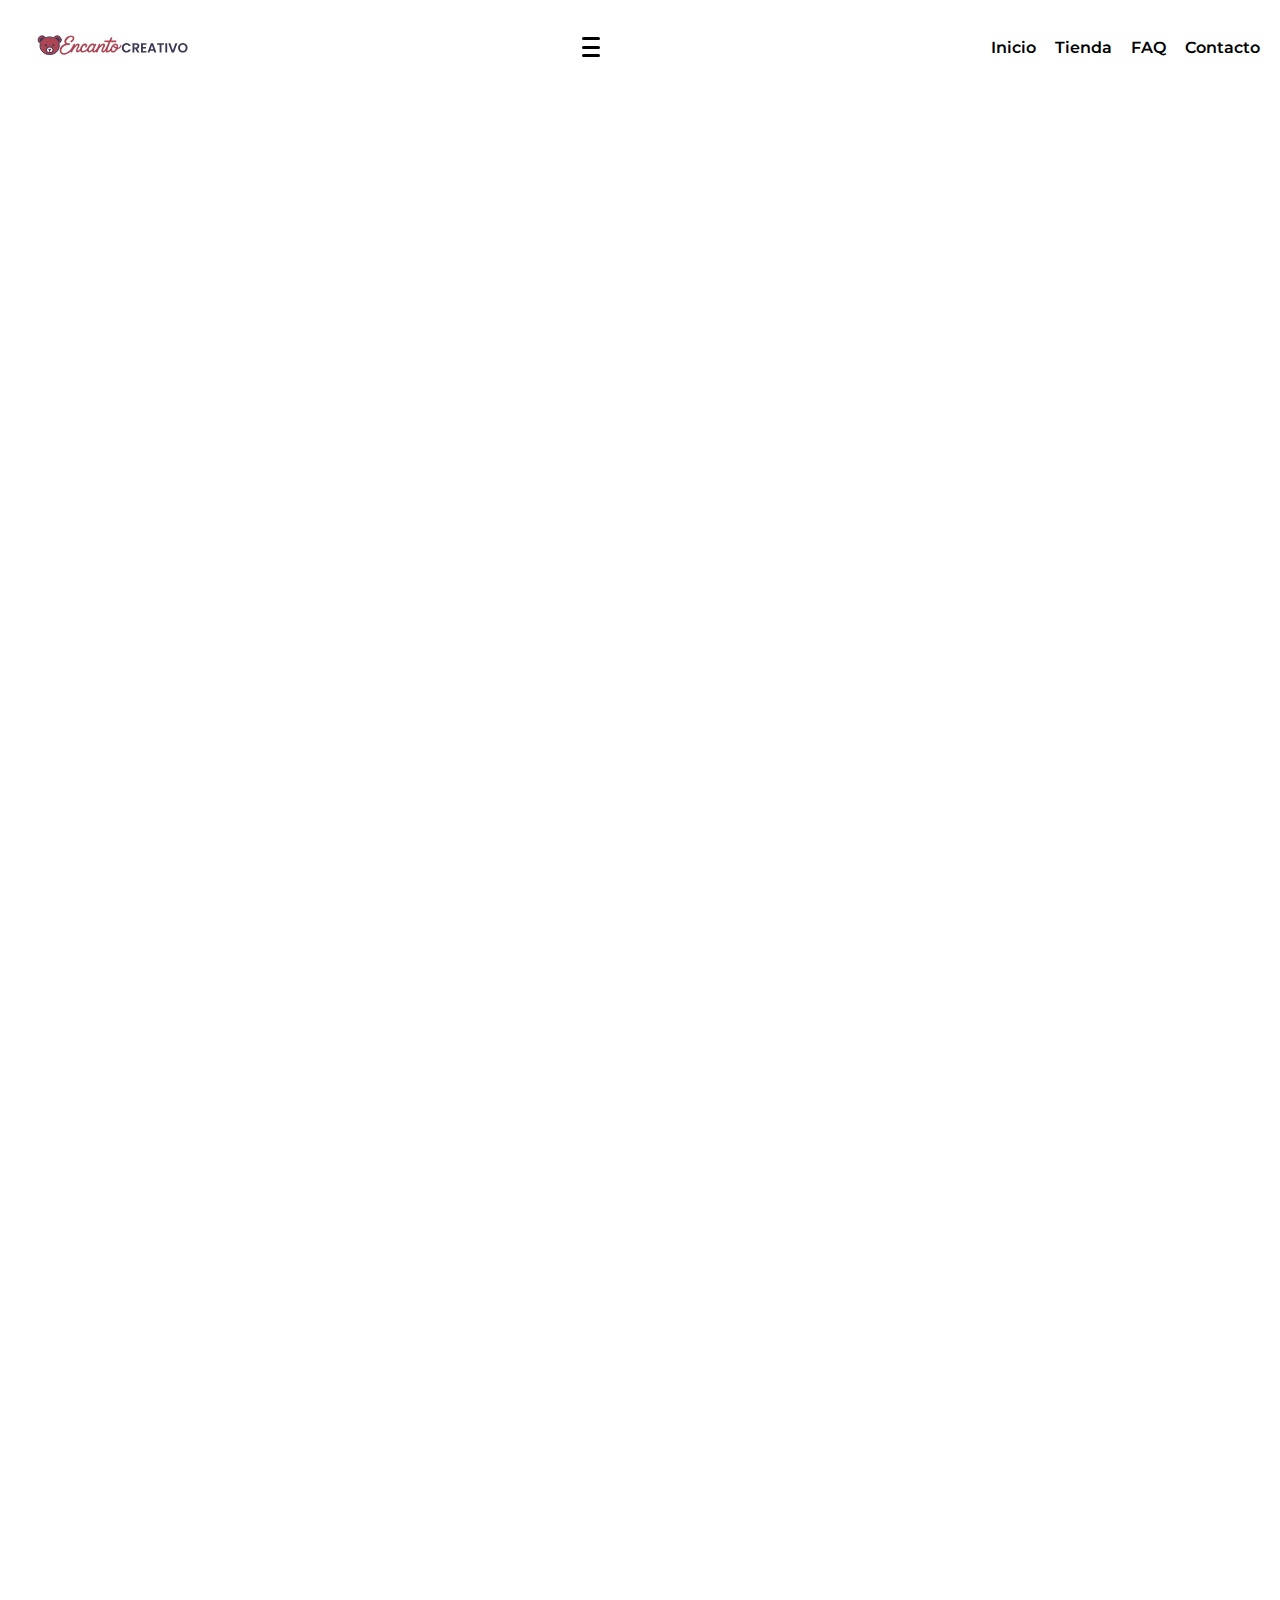
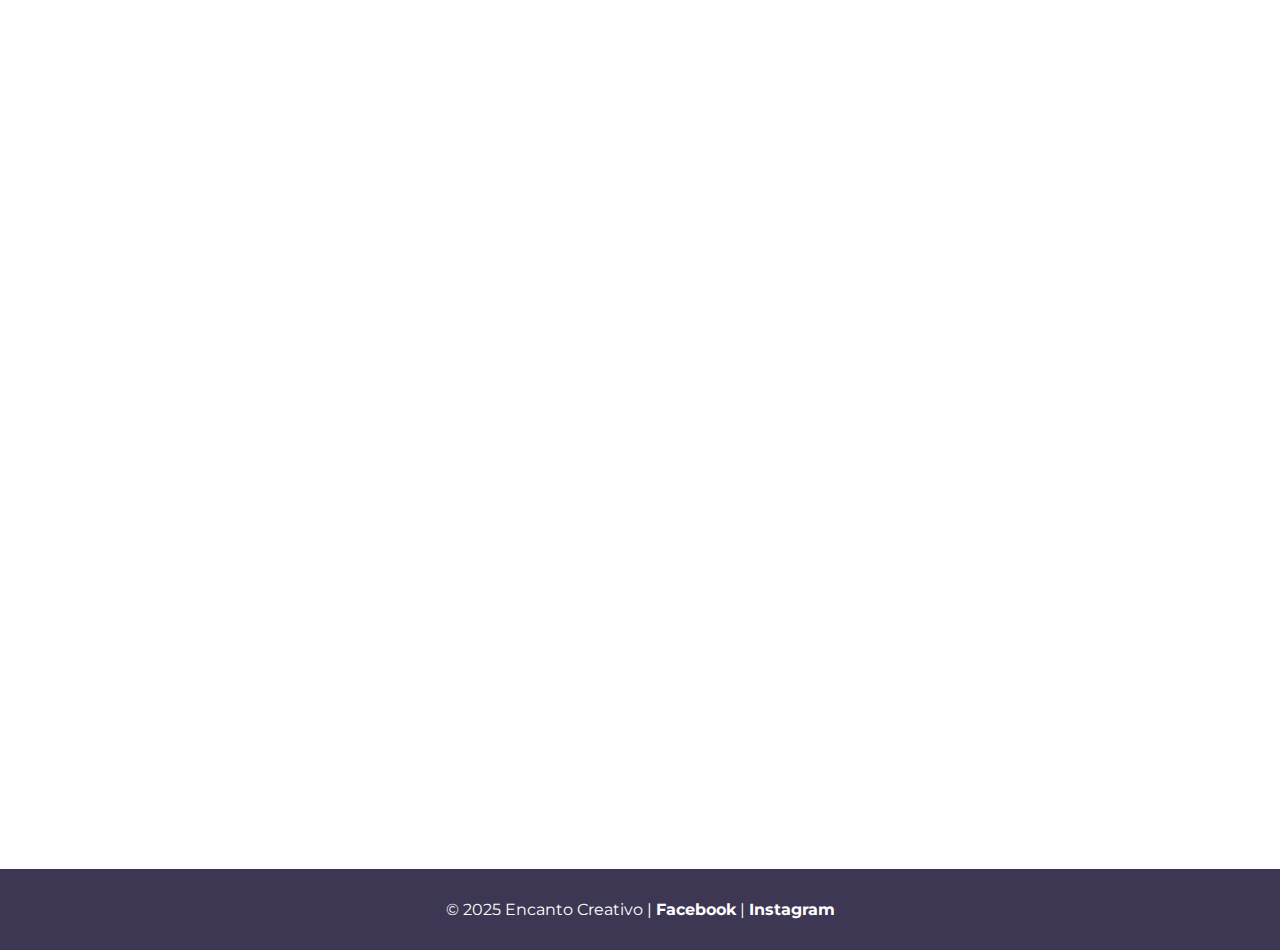
<file: index.html>
<!DOCTYPE html>
<html lang="es">
  <head>
    <meta charset="UTF-8" />
    <meta name="viewport" content="width=device-width, initial-scale=1.0" />
    <title>Encanto Creativo</title>
    <link
      rel="apple-touch-icon"
      sizes="180x180"
      href="./imagenes/favicon_io/apple-touch-icon.png"
    />
    <link
      rel="icon"
      type="image/png"
      sizes="32x32"
      href="./imagenes/favicon_io/favicon-32x32.png"
    />
    <link
      rel="icon"
      type="image/png"
      sizes="16x16"
      href="./imagenes/favicon_io/favicon-16x16.png"
    />
    <link rel="manifest" href="./imagenes/favicon_io/site.webmanifest" />
    <link rel="stylesheet" href="style.css" />
    <!-- Google Fonts para tipografías -->
    <link
      href="https://fonts.googleapis.com/css2?family=Pacifico&family=Montserrat:wght@400;600&display=swap"
      rel="stylesheet"
    />
  </head>
  <body>
    <!-- HEADER -->
    <header>
      <div class="logo">
        <a href="index.html">
          <img src="imagenes/logo.svg" alt="Encanto Creativo" />
        </a>
      </div>

      <!-- Botón hamburguesa -->
      <button id="hamburguesa" class="hamburguesa">
        <span></span>
        <span></span>
        <span></span>
      </button>

      <nav id="menu">
        <a href="index.html">Inicio</a>
        <a href="tienda.html" class="active">Tienda</a>

        <a href="faq.html">FAQ</a>
        <a href="index.html#contacto">Contacto</a>
      </nav>
    </header>

    <!-- HERO -->
    <section id="inicio" class="hero">
      <h1>Bienvenidos a</h1>
      <img src="imagenes/logo-blanco.png" alt="Encanto Creativo" />
      <p>Diseños únicos en amigurumis, sellos, porta credenciales y más</p>
      <a href="#productos" class="btn">Ver productos</a>
    </section>

    <!-- PRODUCTOS -->
    <section id="nuestros-productos" class="nuestros-productos">
      <h2>Nuestros productos</h2>
      <div class="categorias">
        <!-- Amigurumis -->
        <a href="tienda.html?categoria=amigurumis" class="categoria">
          <div class="slider" data-categoria="amigurumis"></div>
          <h3>Amigurumis</h3>
        </a>

        <!-- Sellos -->
        <a href="tienda.html?categoria=sellos" class="categoria">
          <div class="slider" data-categoria="sellos"></div>
          <h3>Sellos</h3>
        </a>

        <!-- Porta credenciales -->
        <a href="tienda.html?categoria=porta-credenciales" class="categoria">
          <div class="slider" data-categoria="porta-credenciales"></div>
          <h3>Porta credenciales</h3>
        </a>
      </div>
    </section>

    <!-- SOBRE NOSOTROS -->
    <section id="sobre-nosotros" class="sobre-nosotros">
      <h2>Sobre Nosotros</h2>
      <div class="contenido">
        <p>
          En Encanto Creativo trabajamos con pasión para llevarte productos
          únicos y personalizados. Cada pieza está hecha a mano, con materiales
          de calidad y mucho amor, para que tus momentos especiales tengan un
          toque mágico.
        </p>
        <img src="imagenes/sobre-nosotros.jpg" alt="Nuestro equipo creativo" />
      </div>
    </section>

    <!-- CONTACTO -->
    <section id="contacto" class="contacto">
      <h2>Contáctanos</h2>
      <form
        action="https://formspree.io/f/xovnpjzb"
        method="POST"
        id="form-contacto"
      >
        <input
          type="text"
          name="nombre"
          placeholder="Tu nombre"
          required
          pattern="[A-Za-zÁÉÍÓÚáéíóúÑñ\s]+"
          title="Solo se permiten letras"
        />

        <input
          type="email"
          name="email"
          placeholder="Tu correo electrónico"
          required
        />

        <textarea name="mensaje" placeholder="Tu mensaje" required></textarea>

        <button type="submit">Enviar</button>
      </form>
    </section>

    <!-- FOOTER -->
    <footer>
      <p>
        &copy; 2025 Encanto Creativo |
        <a href="https://www.facebook.com/TU_PAGINA" target="_blank"
          >Facebook</a
        >
        |
        <a href="https://www.instagram.com/TU_PAGINA" target="_blank"
          >Instagram</a
        >
      </p>
    </footer>

    <script src="script.js"></script>
  </body>
</html>
</file>
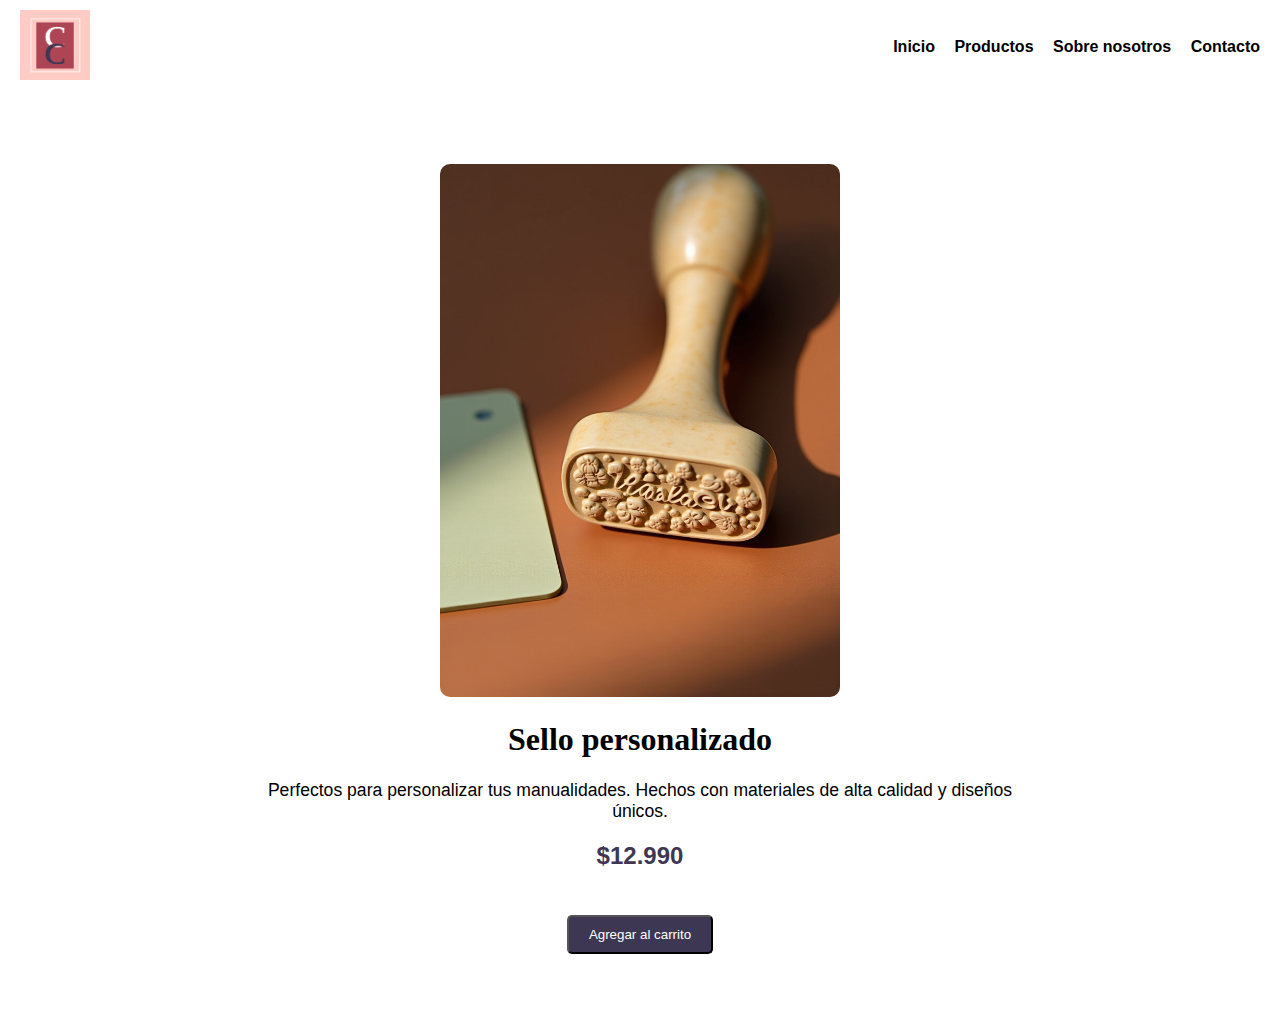
<file: producto1.html>
<!DOCTYPE html>
<html lang="es">
  <head>
    <meta charset="UTF-8" />
    <meta name="viewport" content="width=device-width, initial-scale=1.0" />
    <title>Sello personalizado | Encanto Creativo</title>
    <link rel="stylesheet" href="style.css" />
  </head>
  <body>
    <!-- HEADER -->
    <header>
      <div class="logo">
        <a href="index.html">
          <img src="imagenes/Logo.png" alt="Encanto Creativo" />
        </a>
      </div>
      <nav>
        <a href="index.html#inicio">Inicio</a>
        <a href="index.html#productos">Productos</a>
        <a href="index.html#sobre-nosotros">Sobre nosotros</a>
        <a href="index.html#contacto">Contacto</a>
      </nav>
    </header>

    <!-- VISTA DEL PRODUCTO -->
    <main class="producto-detalle">
      <img src="imagenes/producto1.jpg" alt="Sello personalizado" />
      <h1>Sello personalizado</h1>
      <p>
        Perfectos para personalizar tus manualidades. Hechos con materiales de
        alta calidad y diseños únicos.
      </p>
      <h2 id="precio">$0</h2>
      <button class="btn">Agregar al carrito</button>
    </main>

    <script>
      // Mostrar precio formateado en CLP
      const precio = 12990;
      document.getElementById("precio").textContent = precio.toLocaleString(
        "es-CL",
        {
          style: "currency",
          currency: "CLP",
        }
      );
    </script>
  </body>
</html>
</file>
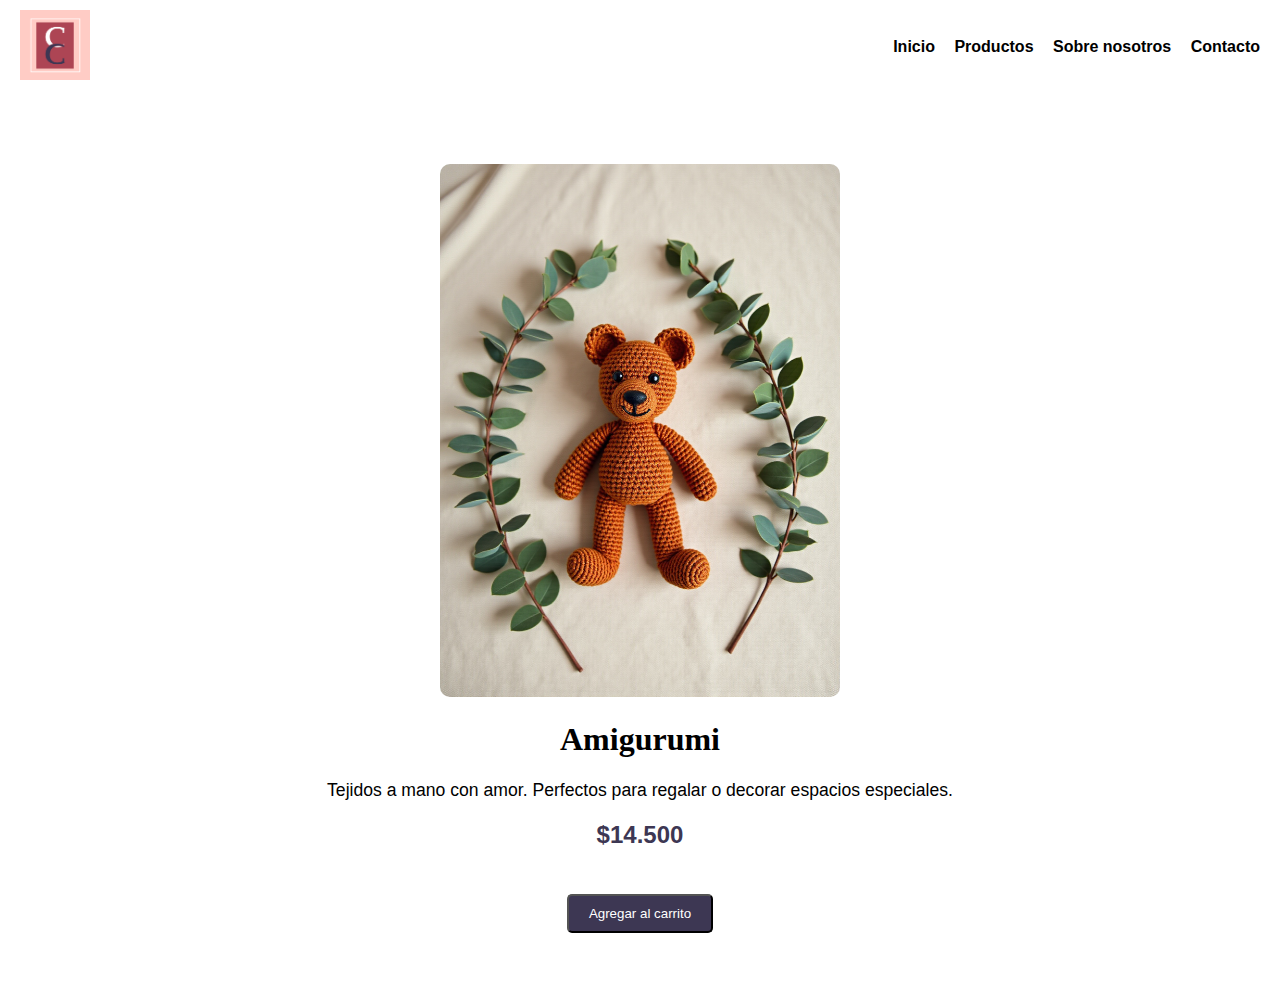
<file: producto3.html>
<!DOCTYPE html>
<html lang="es">
  <head>
    <meta charset="UTF-8" />
    <meta name="viewport" content="width=device-width, initial-scale=1.0" />
    <title>Amigurumi | Encanto Creativo</title>
    <link rel="stylesheet" href="style.css" />
  </head>
  <body>
    <!-- HEADER -->
    <header>
      <div class="logo">
        <a href="index.html">
          <img src="imagenes/Logo.png" alt="Encanto Creativo" />
        </a>
      </div>
      <nav>
        <a href="index.html#inicio">Inicio</a>
        <a href="index.html#productos">Productos</a>
        <a href="index.html#sobre-nosotros">Sobre nosotros</a>
        <a href="index.html#contacto">Contacto</a>
      </nav>
    </header>

    <!-- VISTA DEL PRODUCTO -->
    <main class="producto-detalle">
      <img src="imagenes/producto3.jpg" alt="Amigurumi" />
      <h1>Amigurumi</h1>
      <p>
        Tejidos a mano con amor. Perfectos para regalar o decorar espacios
        especiales.
      </p>
      <h2 id="precio">$0</h2>
      <button class="btn">Agregar al carrito</button>
    </main>

    <script>
      // Mostrar precio formateado en CLP
      const precio = 14500;
      document.getElementById("precio").textContent = precio.toLocaleString(
        "es-CL",
        {
          style: "currency",
          currency: "CLP",
        }
      );
    </script>
  </body>
</html>
</file>
<file: style.css>
/* Tipografías y colores */
:root {
  --rosa: #ffffff;
  --menta: #3d3753;
  --blanco: #ffffff;
  --gris-oscuro: #000000;
  --marron: #ad4554;
  --lila-oscuro: #3d3753;
  --fuente-titulo: "Pacifico", cursive;
  --fuente-texto: "Montserrat", sans-serif;
}
html {
  scroll-behavior: smooth;
}

body {
  margin: 0;
  font-family: var(--fuente-texto);
  color: var(--gris-oscuro);
  background-color: var(--blanco);
}

/* HEADER */
header {
  display: flex;
  justify-content: space-between;
  align-items: center;
  background-color: var(--rosa);
  padding: 10px 20px;
  position: sticky;
  top: 0;
  z-index: 1000;
}

header .logo img {
  height: 70px;
}

header nav a {
  margin-left: 15px;
  color: var(--gris-oscuro);
  text-decoration: none;
  font-weight: 600;
}

header nav a:hover {
  color: var(--menta);
}

/* HERO */
.hero {
  /*background: url("imagenes/sobre-nosotros.jpg") center/cover no-repeat;*/
  background-color: #ad4554;
  color: var(--blanco);
  text-align: center;
  padding: 150px 20px;
  margin-bottom: 20px;
}

.hero img {
  height: 300px;
  margin-bottom: 5px;
}
.hero h1 {
  /*font-family: var(--fuente-titulo);*/
  font-family: "Segoe Script", cursive;
  font-size: 5rem;
  margin: 0 0 10px;
}

.hero p {
  font-size: 1.2rem;
  margin-bottom: 20px;
}

.btn {
  display: inline-block;
  background-color: var(--menta);
  color: var(--blanco);
  padding: 10px 20px;
  text-decoration: none;
  border-radius: 5px;
  margin-top: 25px;
}

.btn:hover {
  background-color: var(--rosa);
  color: var(--lila-oscuro);
}

/* PRODUCTOS */
.productos {
  padding: 50px 20px;
  text-align: center;
  color: var(--lila-oscuro);
}

.productos .grid {
  display: grid;
  grid-template-columns: repeat(auto-fill, minmax(250px, 1fr));
  gap: 20px;
  margin-top: 20px;
  margin: 20px auto 0;
  max-width: 1100px;
}

.card {
  border: 1px solid #ddd;
  border-radius: 10px;
  overflow: hidden;
  background-color: var(--blanco);
  box-shadow: 0 2px 5px rgba(0, 0, 0, 0.1);
}

.card img {
  width: 100%;
  display: block;
}

.card h3 {
  margin: 10px 0;
  font-family: var(--fuente-titulo);
}

.card p {
  padding: 0 10px 10px;
}

/* SOBRE NOSOTROS */
.sobre-nosotros {
  background-color: var(--menta);
  color: var(--blanco);
  padding: 50px 20px;
  text-align: center; /* ✅ centra el título */
}

.sobre-nosotros h2 {
  margin-bottom: 30px;
  font-size: 2.5rem;
}

.sobre-nosotros .contenido {
  display: flex;
  flex-wrap: wrap;
  gap: 40px;
  justify-content: center;
  align-items: center;
  max-width: 1100px;
  margin: 0 auto; /* centra el bloque en la página */
  text-align: left; /* solo afecta al texto dentro */
}

.sobre-nosotros p {
  flex: 1;
  font-size: 1.2rem;
  line-height: 1.6;
  text-align: justify; /* ✅ texto equilibrado, no pegado a la izquierda */
}

.sobre-nosotros img {
  flex: 1;
  max-width: 400px;
  border-radius: 10px;
  object-fit: cover;
}

/* CONTACTO */
.contacto {
  padding: 50px 20px;
  background-color: var(--rosa);
  text-align: center;
}

form {
  display: flex;
  flex-direction: column;
  gap: 10px;
  max-width: 400px;
  margin: auto;
}

form input,
form textarea {
  padding: 10px;
  border: 1px solid #ccc;
  border-radius: 5px;
}

form button {
  background-color: var(--menta);
  border: none;
  padding: 10px;
  color: var(--blanco);
  font-weight: bold;
  cursor: pointer;
}

form button:hover {
  background-color: var(--marron);
  color: var(--menta);
}

/* FOOTER */
footer {
  background-color: var(--menta);
  color: var(--blanco);
  padding: 15px;
  text-align: center;
}
footer a {
  color: var(--blanco); /* o el color que prefieras */
  text-decoration: none; /* quita el subrayado */
  font-weight: bold;
}

footer a:hover {
  color: var(--marron); /* color al pasar el mouse */
}

/* 🔥 Aplica a toda la página */
a:visited {
  color: inherit; /* mantiene el mismo color que el normal */
}

/* Responsive: celulares y tablets */

/* Fade in para secciones */
section {
  opacity: 0;
  transform: translateY(20px);
  animation: fadeIn 1s forwards;
  animation-delay: 0.3s;
}

@keyframes fadeIn {
  to {
    opacity: 1;
    transform: translateY(0);
  }
}

/* Animación para botones */
.btn {
  transition: all 0.3s ease;
}

.btn:hover {
  background-color: var(--rosa);
  transform: scale(1.05);
}

form input,
form textarea {
  transition: all 0.3s ease;
}

form input:focus,
form textarea:focus {
  border-color: var(--menta);
  box-shadow: 0 0 5px var(--menta);
  outline: none;
}
/* DETALLE DE PRODUCTO */
.producto-detalle {
  max-width: 800px;
  margin: 50px auto;
  text-align: center;
  padding: 20px;
}

.producto-detalle img {
  width: 100%;
  max-width: 400px;
  border-radius: 10px;
}

.producto-detalle h1 {
  margin-top: 20px;
  font-family: var(--fuente-titulo);
}

.producto-detalle p {
  margin: 20px 0;
  font-size: 1.1rem;
}

.producto-detalle h2 {
  color: var(--menta);
  margin: 20px 0;
}

/* CARRITO ESTILO AMAZON */
#carrito-btn {
  position: relative;
  font-size: 1.2rem;
  color: var(--marron);
  text-decoration: none;
  font-weight: bold;
  display: inline-block;
}

#contador-carrito {
  background-color: var(--menta);
  color: var(--blanco);
  border-radius: 50%;
  padding: 2px 8px;
  font-size: 0.8rem;
  position: absolute;
  top: -8px;
  right: 0px;
}

#carrito-btn:hover {
  color: var(--rosa);
}

/* MODAL ESTILO AMAZON      */
#modal-carrito {
  display: none; /* Oculto por defecto */
  position: fixed;
  top: 0;
  left: 0;
  width: 100%;
  height: 100%;
  background-color: rgba(51, 51, 51, 0.8); /* fondo oscuro */
  justify-content: center;
  align-items: center;
  z-index: 9999;
}

#modal-contenido {
  background-color: var(--blanco);
  border-radius: 10px;
  padding: 20px;
  width: 90%;
  max-width: 500px;
  box-shadow: 0 0 10px rgba(0, 0, 0, 0.3);
  position: relative;
}

#modal-contenido h3 {
  margin-top: 0;
  font-family: var(--fuente-titulo);
}

#modal-carrito ul {
  list-style: none;
  padding: 0;
  margin: 20px 0;
}

#modal-carrito li {
  display: flex;
  justify-content: space-between;
  align-items: center;
  margin-bottom: 10px;
}

#modal-carrito li span {
  flex: 1;
}

#modal-carrito button {
  background-color: var(--marron);
  border: none;
  color: var(--blanco);
  padding: 5px 10px;
  border-radius: 5px;
  cursor: pointer;
}

#modal-carrito button:hover {
  background-color: var(--menta);
}

#cerrar-modal {
  position: absolute;
  top: 10px;
  right: 15px;
  font-size: 1.5rem;
  cursor: pointer;
}

/* ======================== */
/* BOTÓN FLOTANTE WHATSAPP  */
/* ======================== */
#btn-whatsapp {
  position: fixed;
  bottom: 20px;
  right: 20px;
  background-color: #25d366; /* verde WhatsApp */
  color: white;
  font-size: 1.5rem;
  border: none;
  border-radius: 50%;
  width: 60px;
  height: 60px;
  box-shadow: 0 2px 5px rgba(0, 0, 0, 0.3);
  cursor: pointer;
  z-index: 9999;
  display: flex;
  justify-content: center;
  align-items: center;
}

#btn-whatsapp:hover {
  background-color: #128c7e;
}

/* BOTONES DE CANTIDAD EN EL MODAL */
.cantidad-control {
  display: flex;
  align-items: center;
  gap: 5px;
}

.cantidad-control button {
  background-color: var(--menta);
  border: none;
  padding: 5px 10px;
  font-size: 1rem;
  border-radius: 5px;
  cursor: pointer;
}

.cantidad-control button:hover {
  background-color: var(--rosa);
}

.cantidad-control span {
  min-width: 20px;
  text-align: center;
}
/* MINI CARRUSEL EN PRODUCTOS */
.card .carousel {
  position: relative;
  width: 100%;
  aspect-ratio: 3 / 4; /* igual que 1536x2048 */
  overflow: hidden;
  border-bottom: 1px solid #ddd;
  background: #fff; /* fondo blanco detrás */
}

.card .carousel img {
  position: absolute;
  top: 0;
  left: 0;
  width: 100%;
  height: 100%;
  object-fit: contain; /* muestra la foto completa */
  opacity: 0;
  transition: opacity 0.8s ease-in-out;
  background: #fff; /* evita parpadeo */
}

.card .carousel img.active {
  opacity: 1;
}
/* BOTÓN HAMBURGUESA */
.hamburguesa {
  display: flex;
  flex-direction: column;
  justify-content: space-between;
  width: 30px;
  height: 22px;
  background: transparent;
  border: none;
  cursor: pointer;
  z-index: 10001;
  position: relative; /* 🔥 necesario en Safari */
}

.hamburguesa span {
  position: relative; /* 🔥 Safari necesita esto */
  display: block;
  width: 100%;
  height: 3px;
  background-color: #000;
  border-radius: 2px;
  transition: transform 0.3s ease, opacity 0.3s ease;
}

/* Animación a X */
.hamburguesa.active span:nth-child(1) {
  transform: rotate(45deg) translate(5px, 5px);
  width: 30px; /* fuerza ancho en Safari */
}
.hamburguesa.active span:nth-child(2) {
  opacity: 0;
}
.hamburguesa.active span:nth-child(3) {
  transform: rotate(-45deg) translate(5px, -5px);
  width: 30px; /* fuerza ancho en Safari */
}

/* MENÚ MÓVIL */
nav {
  transition: transform 0.3s ease-in-out;
}

@media (max-width: 768px) {
  .sobre-nosotros .contenido {
    flex-direction: column;
    text-align: center; /* ✅ ahora el texto se centra en pantallas pequeñas */
  }

  .sobre-nosotros p {
    text-align: center;
  }
  .hero h1 {
    /*font-family: var(--fuente-titulo);*/
    font-family: "Segoe Script", cursive;
    font-size: 4rem;
    margin: 0 0 10px;
  }
  .hamburguesa {
    display: flex; /* visible en móvil */
  }

  nav {
    position: fixed;
    top: 0;
    right: 0;
    width: 250px;
    height: 100%;
    background: var(--blanco);
    display: flex;
    flex-direction: column;
    padding: 80px 20px;
    gap: 20px;
    transform: translateX(100%); /* oculto por defecto */
    box-shadow: -2px 0 10px rgba(0, 0, 0, 0.2);
    z-index: 10000;
    transition: transform 0.3s ease-in-out;
  }

  nav a {
    margin: 0;
    font-size: 1.2rem;
    text-align: left;
    width: 100%;
  }

  nav.active {
    transform: translateX(0); /* se despliega */
  }
}
/* Overlay detrás del menú */
#overlay {
  display: none;
  position: fixed;
  top: 0;
  left: 0;
  width: 100%;
  height: 100%;
  background: rgba(0, 0, 0, 0.5);
  z-index: 9999;
}

#overlay.active {
  display: block;
}
.nuestros-productos {
  padding: 50px 0;
  background: #f9f9f9;
  text-align: center;
}

.nuestros-productos h2 {
  font-size: 2.5rem;
  margin-bottom: 30px;
  color: var(--lila-oscuro);
}

.categorias {
  display: grid;
  grid-template-columns: repeat(3, 1fr);
  gap: 20px;
}

.categoria {
  display: block;
  text-decoration: none;
  color: inherit;
  background: var(--blanco);
  border-radius: 15px;
  overflow: hidden;
  box-shadow: 0 5px 15px rgba(0, 0, 0, 0.1);
  transition: transform 0.3s ease;
}

.categoria:hover {
  transform: translateY(-5px);
}

.slider {
  width: 100%;
  height: 450px; /* 🔥 mantén un alto fijo para que todas las categorías se vean uniformes */
  position: relative;
  overflow: hidden;
  background: #fff; /* fondo detrás de las imágenes */
}

.slider img {
  position: absolute;
  top: 50%; /* centramos la imagen */
  left: 50%;
  transform: translate(-50%, -50%); /* la llevamos al centro */
  max-width: 100%;
  max-height: 100%;
  object-fit: contain; /* asegura que no se recorte */
  opacity: 0;
  transition: opacity 1s ease-in-out;
}

.slider img.active {
  opacity: 1;
}

.categoria h3 {
  margin: 15px 0;
  font-size: 1.5rem;
  color: var(--menta);
}

/* Responsive */
@media (max-width: 768px) {
  .categorias {
    grid-template-columns: 1fr;
  }
}
</file>
